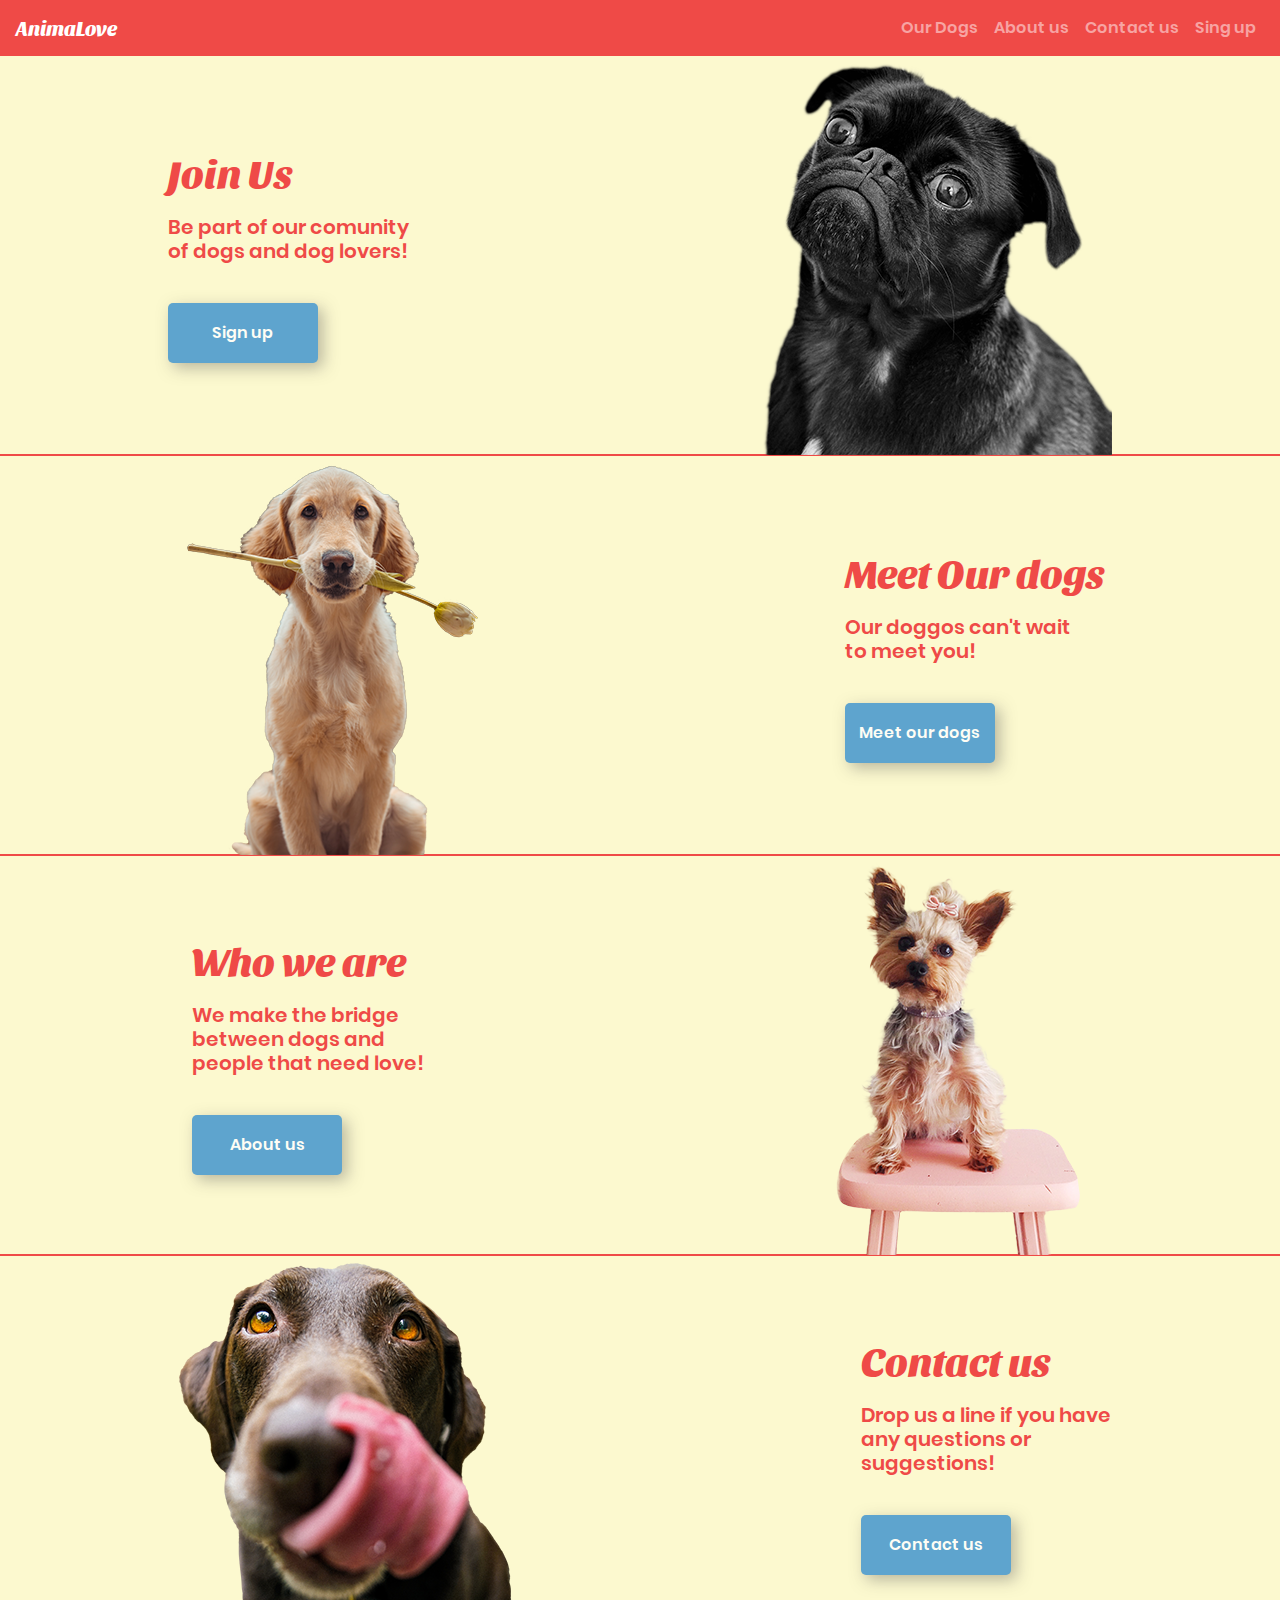
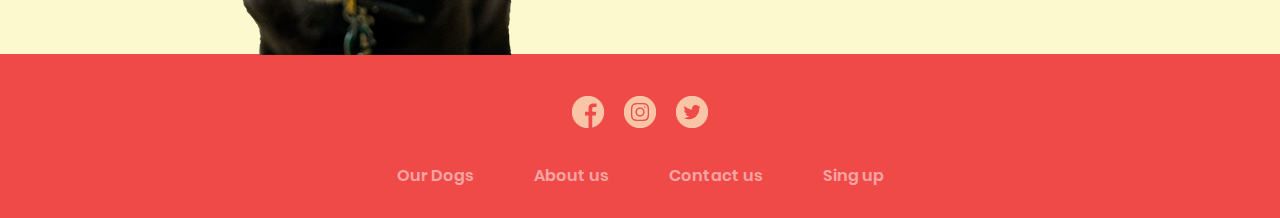
<file: index.html>
<!DOCTYPE html>
<html lang="en">
<head>
    <meta charset="UTF-8">
    <meta name="viewport" content="width=device-width, initial-scale=1.0">
    <title>AnimaLove landing-page</title>
    <link rel="stylesheet" href="style.css">
    <link rel="stylesheet" href="https://stackpath.bootstrapcdn.com/bootstrap/4.3.1/css/bootstrap.min.css" integrity="sha384-ggOyR0iXCbMQv3Xipma34MD+dH/1fQ784/j6cY/iJTQUOhcWr7x9JvoRxT2MZw1T" crossorigin="anonymous">

   
</head>
<body>
    <!--NAV BAR-->
    <nav class="navbar navbar-expand-md navbar-dark">
        <a class="navbar-brand" href="./index.html">AnimaLove</a>
        <button class="navbar-toggler" data-toggle="collapse" data-target="#navbar-menu">
            <span class="navbar-toggler-icon"></span>
        </button>
        <div class="collapse navbar-collapse" id="navbar-menu">
            <ul class="navbar-nav ml-auto">
                <li class="nav-item">
                    <a class="nav-link" href="./our-dogs-page.html">Our Dogs</a>
                </li>
                <li class="nav-item">
                    <a class="nav-link" href="./about-us-page.html">About us</a>
                </li>
                <li class="nav-item">
                    <a class="nav-link" href="./Contact-good.html">Contact us</a>
                </li>
                <li class="nav-item">
                    <a class="nav-link" href="./sign-up-page.html">Sing up</a>
                </li>
            </ul>
        </div>
</nav>
    

    <!-- WHAT WE DO -->

    <section class="section">
        <div class="content">
            <h1 class="title ">Join Us</h1>
            <h2 class="text">Be  part of our comunity of dogs and dog lovers!</h2>
            <a href="./sign-up-page.html"><button class="button">Sign up</button></a>
        </div>
        <div class="image">
            <img src="./images/doggo1.png" alt="cute dog number 1">
        </div>
    </section>

    <!-- MEET OUR DOGS -->

    <section class="section"> 
            <div class="image"> 
                <img src="./images/doggo2.png" alt="cute dog number 2">
            </div>
            <div class="content">
                <h1 class="title">Meet Our dogs</h1>
                <h2 class="text">Our doggos can't wait to meet you!</h2>
                <a href="./our-dogs-page.html"><button class="button">Meet our dogs</button></a>
            </div>
    </section>

    <!-- WHO WE ARE -->

    <section class="section">  
            <div class="content">
                <h1 class="title">Who we are</h1>
                <h2 class="text">We make the bridge between dogs and people that need love!</h2>
                <a href="./about-us-page.html"><button class="button">About us</button></a>
            </div>
            <div class="image">
                <img src="./images/doggo3.png" alt="cute dog number 3">
            </div>
    </section>

    <!-- CONTACT US -->

    <section class="section">
            <div class="image">
                <img src="./images/dogoo4.png" alt="cute dog number 4">
            </div>
            <div class="content">
                <h1 class="title">Contact us</h1>
                <h2 class="text">Drop us a line if you have any questions or suggestions!</h2>
                <a href="./Contact-good.html"><button class="button">Contact us</button></a>
            </div>
    </section>

    <!-- FOOTER -->

    <footer>
        <ul class="icons">
            <li><a href=""><img class="icon" src="./icons/facebook.png" alt="facebook icon"></a></li>
            <li><a href=""><img src="./icons/instagram.png" alt=""></a></li>
            <li><a href=""><img src="./icons/twitter.png" alt=""></a></li>
        </ul>
        <ul class="footer-links">
            <li><a href="./our-dogs-page.html">Our Dogs</a></li>
            <li><a href="./about-us-page.html">About us</a></li>
            <li><a href="./Contact-good.html">Contact us</a></li>
            <li><a href="./sign-up-page.html">Sing up</a></li>
        </ul>
    </footer>

    <script src="https://code.jquery.com/jquery-3.3.1.slim.min.js" integrity="sha384-q8i/X+965DzO0rT7abK41JStQIAqVgRVzpbzo5smXKp4YfRvH+8abtTE1Pi6jizo" crossorigin="anonymous"></script>
<script src="https://cdnjs.cloudflare.com/ajax/libs/popper.js/1.14.7/umd/popper.min.js" integrity="sha384-UO2eT0CpHqdSJQ6hJty5KVphtPhzWj9WO1clHTMGa3JDZwrnQq4sF86dIHNDz0W1" crossorigin="anonymous"></script>
<script src="https://stackpath.bootstrapcdn.com/bootstrap/4.3.1/js/bootstrap.min.js" integrity="sha384-JjSmVgyd0p3pXB1rRibZUAYoIIy6OrQ6VrjIEaFf/nJGzIxFDsf4x0xIM+B07jRM" crossorigin="anonymous"></script>
</body>
</html>
</file>
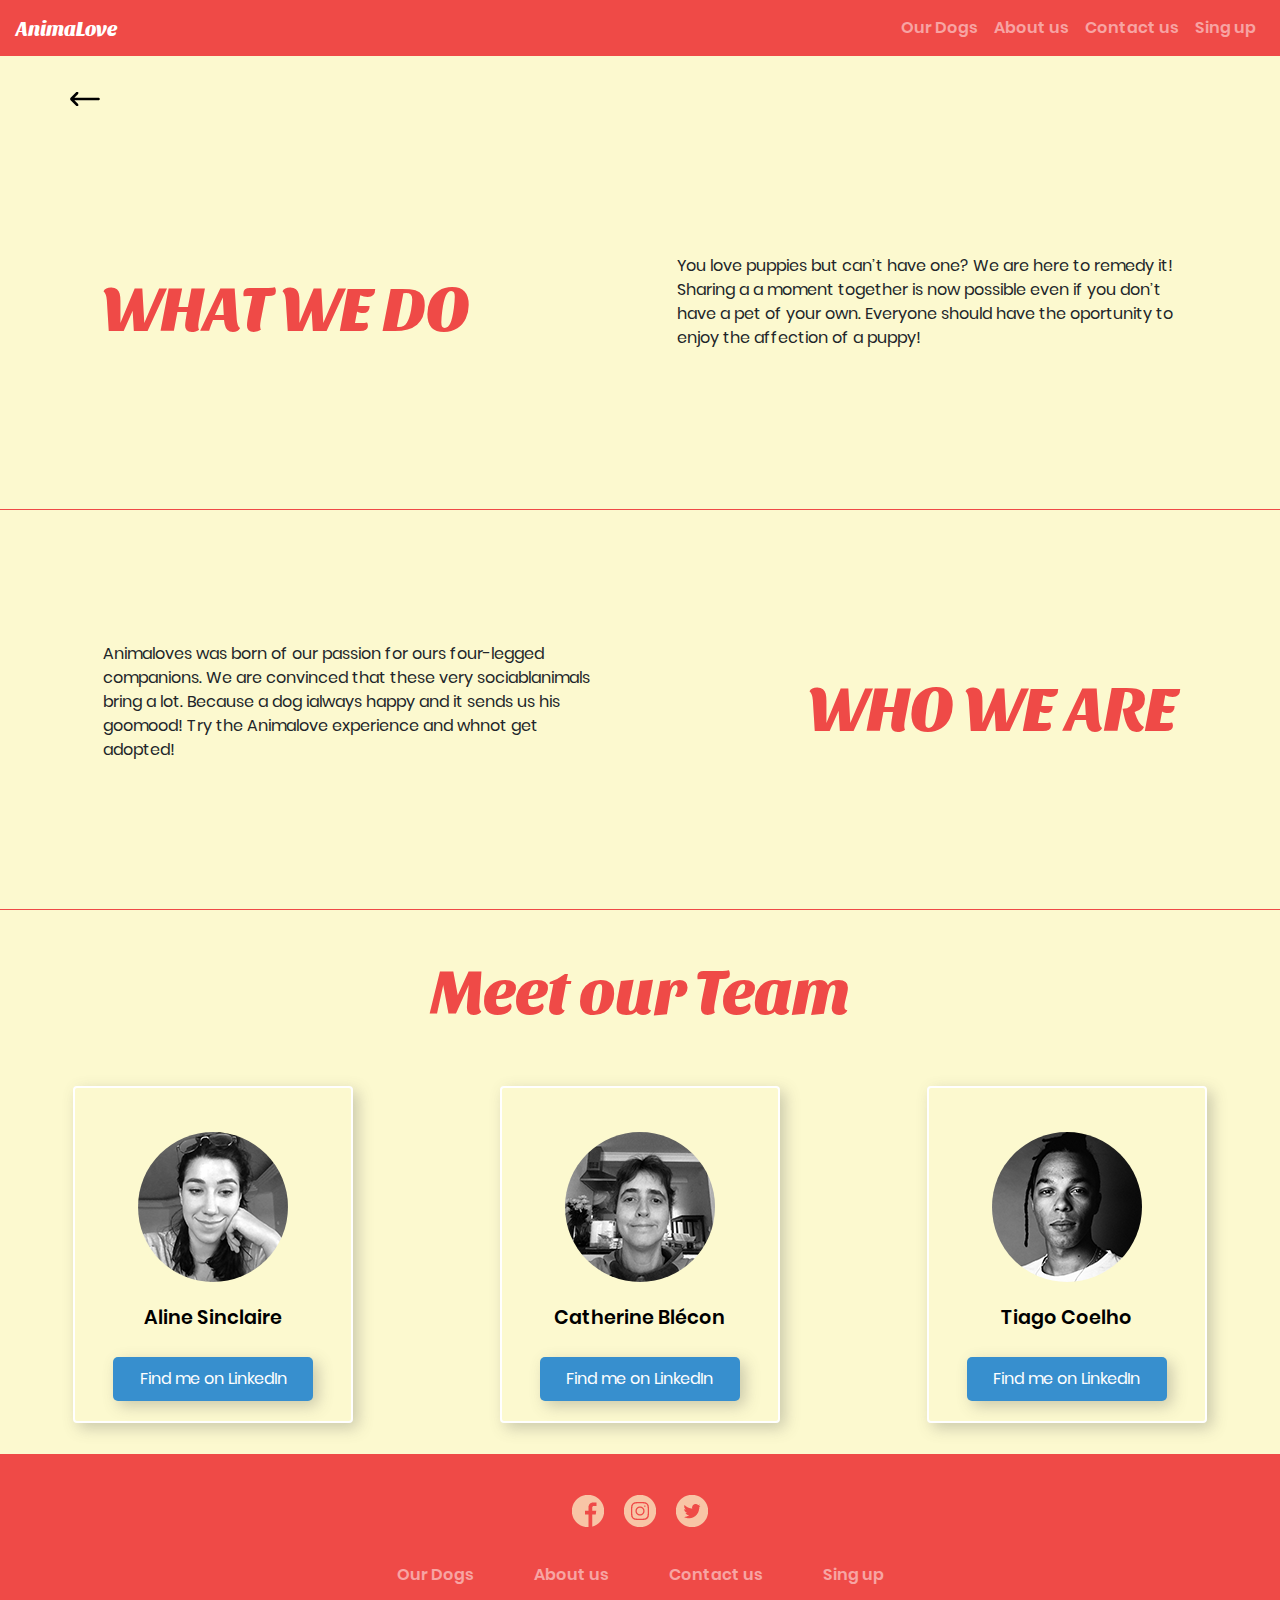
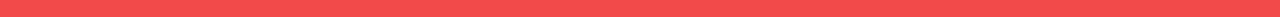
<file: about-us-page.html>
<!DOCTYPE html>
<html lang="en">
    <head>
        <meta charset="UTF-8">
        <title>AnimaLove about-us-page</title>
        <link rel="stylesheet" href="about-us.css">
        <script src="https://code.jquery.com/jquery-3.3.1.slim.min.js" integrity="sha384-q8i/X+965DzO0rT7abK41JStQIAqVgRVzpbzo5smXKp4YfRvH+8abtTE1Pi6jizo" crossorigin="anonymous"></script>
        <script src="https://cdnjs.cloudflare.com/ajax/libs/popper.js/1.14.7/umd/popper.min.js" integrity="sha384-UO2eT0CpHqdSJQ6hJty5KVphtPhzWj9WO1clHTMGa3JDZwrnQq4sF86dIHNDz0W1" crossorigin="anonymous"></script>
        <link rel="stylesheet" href="https://stackpath.bootstrapcdn.com/bootstrap/4.3.1/css/bootstrap.min.css" integrity="sha384-ggOyR0iXCbMQv3Xipma34MD+dH/1fQ784/j6cY/iJTQUOhcWr7x9JvoRxT2MZw1T" crossorigin="anonymous">
        <script src="https://stackpath.bootstrapcdn.com/bootstrap/4.3.1/js/bootstrap.min.js" integrity="sha384-JjSmVgyd0p3pXB1rRibZUAYoIIy6OrQ6VrjIEaFf/nJGzIxFDsf4x0xIM+B07jRM" crossorigin="anonymous"></script>
    </head>
    
    <body>
        <!--NAV BAR-->
        <nav class="navbar navbar-expand-md navbar-dark">
            <a class="navbar-brand" href="./index.html">AnimaLove</a>
            <button class="navbar-toggler" data-toggle="collapse" data-target="#navbar-menu">
                <span class="navbar-toggler-icon"></span>
            </button>
            <div class="collapse navbar-collapse" id="navbar-menu">
                <ul class="navbar-nav ml-auto">
                    <li class="nav-item">
                        <a class="nav-link" href="./our-dogs-page.html">Our Dogs</a>
                    </li>
                    <li class="nav-item">
                        <a class="nav-link" href="./about-us-page.html">About us</a>
                    </li>
                    <li class="nav-item">
                        <a class="nav-link" href="./Contact-good.html">Contact us</a>
                    </li>
                    <li class="nav-item">
                        <a class="nav-link" href="./sign-up-page.html">Sing up</a>
                    </li>
                </ul>
            </div>
        </nav>

        <div class="go-back-button"> 
            <a href="./index.html"><img src="./icons/left-arrow.png" alt=""></a>
        </div>

        <section class="sections-container">
            <div class="content-container">
                <h2 class="">WHAT WE DO</h2>
                <p class="">You love puppies but can’t have one? We are here to remedy it! Sharing a a moment together is now possible even if you don’t have a pet of your own. Everyone should have the oportunity to enjoy the affection of a puppy!</p>
            </div>
            <div class="content-container reverse"> 
                <p class="">Animaloves was born of our passion for ours four-legged companions. 
                We are convinced that these very sociablanimals bring a lot. Because a dog ialways happy and it sends us his goomood! Try the Animalove experience and whnot get adopted!</p>
                <h2 class="">WHO WE ARE</h2>
            </div>
            <div class="meet-our-team">
                <h2>Meet our Team</h2>
            </div>
            <div class="cards-container">
                <div class="cards">
                    <img class="card-image" src="./about-us-images/aline.png" alt="">
                    <h3 class="card-name" >Aline Sinclaire</h3>
                    <a href="https://www.linkedin.com/in/aline-sinclaire-b8998810b/?originalSubdomain=ca" target="_blank"><button class="button">Find me on LinkedIn</button></a>
                </div>
                <div class="cards">
                    <img class="card-image" src="./about-us-images/catherine.png" alt="">
                    <h3 class="card-name" >Catherine Blécon</h3>
                    <a href="#" target="_blank"><button class="button">Find me on LinkedIn</button></a>
                </div>
                <div class="cards">
                    <img class="card-image" src="./about-us-images/tiago.png" alt="">
                    <h3 class="card-name" >Tiago Coelho</h3>
                    <a href="https://www.linkedin.com/in/tiago-coelho-6b356919b" target="_blank"><button class="button">Find me on LinkedIn</button></a>
                </div>

            </div>

        </section>
       

        <footer>
            <ul class="icons">
                <li><a href=""><img class="icon" src="./icons/facebook.png" alt="facebook icon"></a></li>
                <li><a href=""><img src="./icons/instagram.png" alt=""></a></li>
                <li><a href=""><img src="./icons/twitter.png" alt=""></a></li>
            </ul>
            <ul class="footer-links">
                <li><a href="./our-dogs-page.html">Our Dogs</a></li>
                <li><a href="./about-us-page.html">About us</a></li>
                <li><a href="./Contact-good.html">Contact us</a></li>
                <li><a href="./sign-up-page.html">Sing up</a></li>
            </ul>
        </footer>

    </body>
</html>
</file>
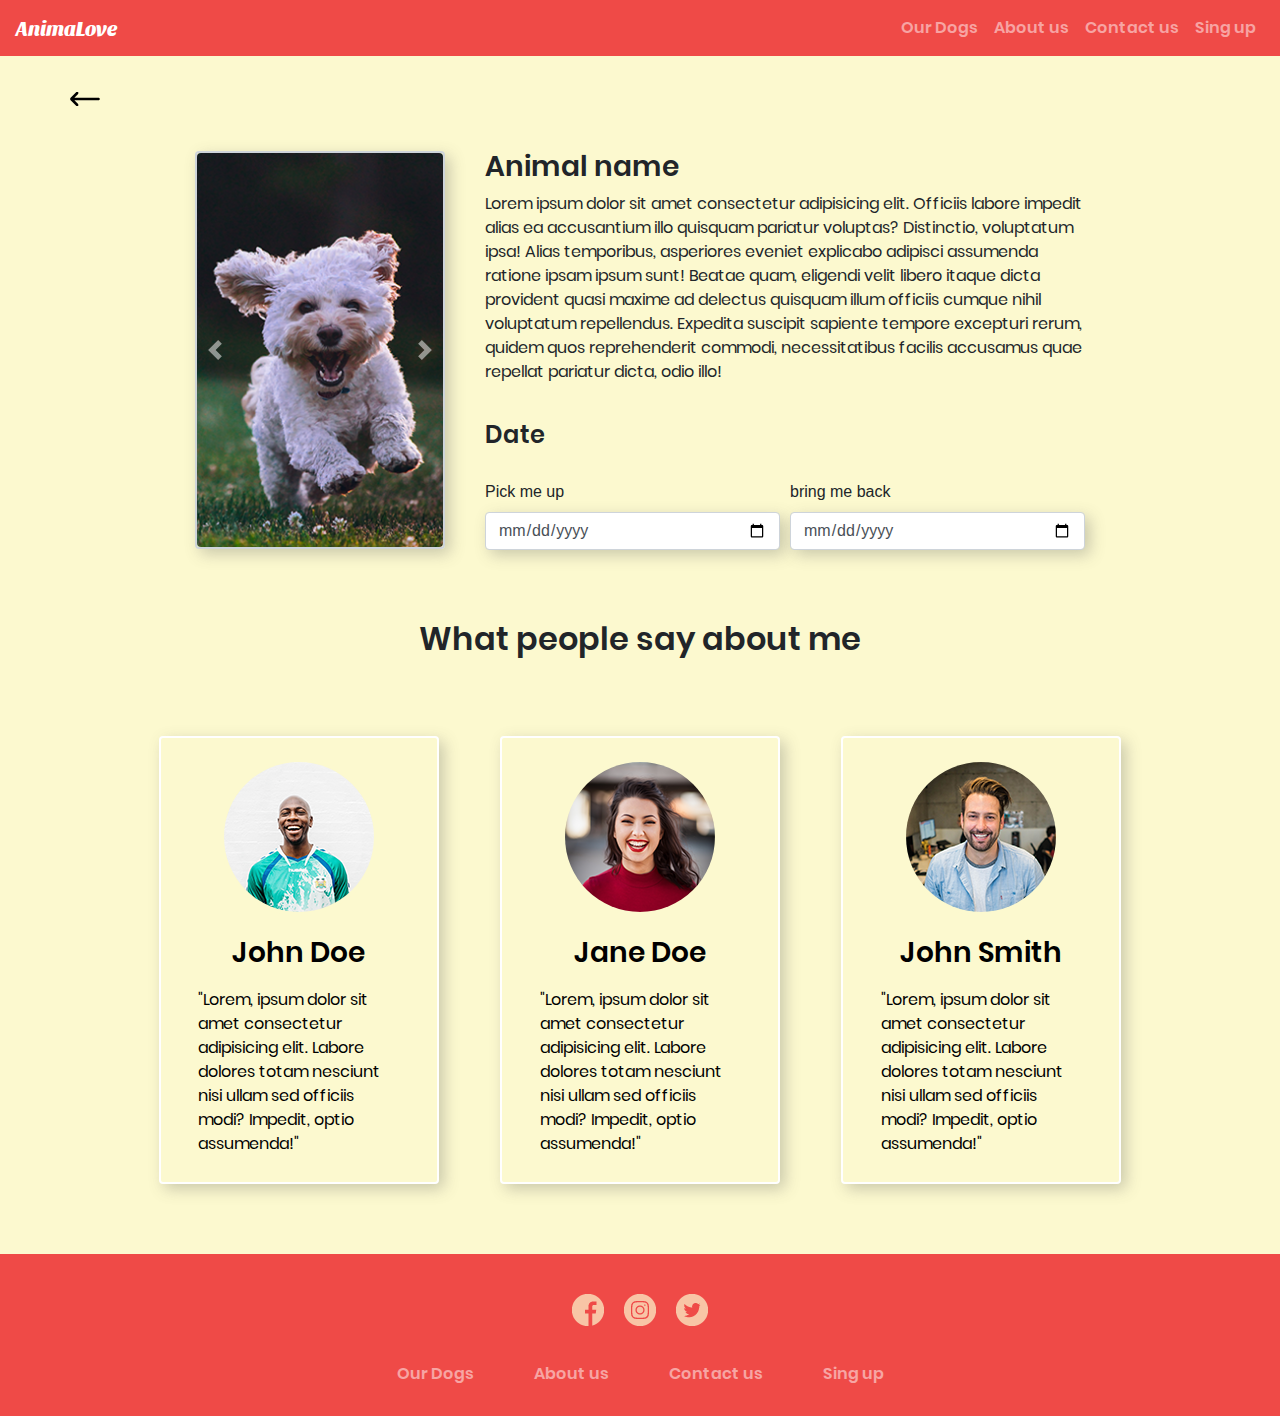
<file: animal-profile 18-10-14-113.html>
<!DOCTYPE html>
<html lang="en">
<head>
    <meta charset="UTF-8">
    <meta name="viewport" content="width=device-width, initial-scale=1.0">
    <title>AnimaLove animal-profile-page</title>
    <link rel="stylesheet" href="animal-profile.css">
    <link rel="stylesheet" href="https://stackpath.bootstrapcdn.com/bootstrap/4.3.1/css/bootstrap.min.css" integrity="sha384-ggOyR0iXCbMQv3Xipma34MD+dH/1fQ784/j6cY/iJTQUOhcWr7x9JvoRxT2MZw1T" crossorigin="anonymous">
</head>
<body>

      <!--NAV BAR-->
      <nav class="navbar navbar-expand-md navbar-dark">
        <a class="navbar-brand" href="./index.html">AnimaLove</a>
        <button class="navbar-toggler" data-toggle="collapse" data-target="#navbar-menu">
            <span class="navbar-toggler-icon"></span>
        </button>
        <div class="collapse navbar-collapse" id="navbar-menu">
            <ul class="navbar-nav ml-auto">
                <li class="nav-item">
                    <a class="nav-link" href="./our-dogs-page.html">Our Dogs</a>
                </li>
                <li class="nav-item">
                    <a class="nav-link" href="./about-us-page.html">About us</a>
                </li>
                <li class="nav-item">
                    <a class="nav-link" href="./Contact-good.html">Contact us</a>
                </li>
                <li class="nav-item">
                    <a class="nav-link" href="./sign-up-page.html">Sing up</a>
                </li>
            </ul>
        </div>
</nav>

    <!-- ANIMAL INFORMATION -->


    <div class="go-back-button"> 
        <a href="./our-dogs-page.html"><img src="./icons/left-arrow.png" alt=""></a>
    </div>

    <section class="section">
        <div id="carouselExampleControls" class="carousel carousel-horizontal slide" data-ride="carousel">
            <div class="carousel-inner">
              <div class="carousel-item active">
                <img class="d-block w-100" src="./carousel-images/horizontal/joe-caione-qO-PIF84Vxg-unsplash.png" alt="First slide">
              </div>
              <div class="carousel-item">
                <img class="d-block w-100" src="./carousel-images/horizontal/john-price-wzRQfEw9CMc-unsplash.png" alt="Second slide">
              </div>
              <div class="carousel-item">
                <img class="d-block w-100" src="./carousel-images/horizontal/victor-grabarczyk-N04FIfHhv_k-unsplash.png" alt="Third slide">
              </div>
            </div>
            <a class="carousel-control-prev" href="#carouselExampleControls" role="button" data-slide="prev">
              <span class="carousel-control-prev-icon" aria-hidden="true"></span>
              <span class="sr-only">Previous</span>
            </a>
            <a class="carousel-control-next" href="#carouselExampleControls" role="button" data-slide="next">
              <span class="carousel-control-next-icon" aria-hidden="true"></span>
              <span class="sr-only">Next</span>
            </a>
          </div>
        
        <div id="carouselControls" class="carousel slide" data-ride="carousel">
            <div class="carousel-inner">
              <div class="carousel-item active">
                <img class="d-block w-100" src="./carousel-images/joe-caione-qO-PIF84Vxg-unsplash.png" alt="First slide">
              </div>
              <div class="carousel-item">
                <img class="d-block w-100" src="./carousel-images/john-price-wzRQfEw9CMc-unsplash.png" alt="Second slide">
              </div>
              <div class="carousel-item">
                <img class="d-block w-100" src="./carousel-images/victor-grabarczyk-N04FIfHhv_k-unsplash.png" alt="Third slide">
              </div>
            </div>
            <a class="carousel-control-prev" href="#carouselControls" role="button" data-slide="prev">
              <span class="carousel-control-prev-icon" aria-hidden="true"></span>
              <span class="sr-only">Previous</span>
            </a>
            <a class="carousel-control-next" href="#carouselControls" role="button" data-slide="next">
              <span class="carousel-control-next-icon" aria-hidden="true"></span>
              <span class="sr-only">Next</span>
            </a>
          </div>
        <div class="content">
            <div class="animal-info">
                <h3 class="name">Animal name</h3>
                <p class="description">Lorem ipsum dolor sit amet consectetur adipisicing elit. Officiis labore impedit alias ea accusantium illo quisquam pariatur voluptas? Distinctio, voluptatum ipsa! Alias temporibus, asperiores eveniet explicabo adipisci assumenda ratione ipsam ipsum sunt! Beatae quam, eligendi velit libero itaque dicta provident quasi maxime ad delectus quisquam illum officiis cumque nihil voluptatum repellendus. Expedita suscipit sapiente tempore excepturi rerum, quidem quos reprehenderit commodi, necessitatibus facilis accusamus quae repellat pariatur dicta, odio illo!</p>
            </div>
            
            <h4 class="date">Date</h4>
            <form>
                <div class="form-row">
                  <div class="col">
                    <label for="check-in">Pick me up</label>
                    <input type="date" class="form-control" id="check-in">
                  </div>
                  <div class="col">
                    <label for="check-out">bring me back</label>
                    <input type="date" class="form-control" id="check-out">
                  </div>
                </div>
              </form>
        </div>
    </section>

    <!-- REVIEWS -->

    <div class="cards-title">
      <h2>What people say about me</h2>
    </div>

    <section class="cards-container">
        <div class="card-wrapper">
          <div class="cards">
            <img class="card-image" src="./card-images/charles-etoroma-95UF6LXe-Lo-unsplash.png" alt="">
            <h3 class="card-name" >John Doe</h3>
            <p class="card-review" >"Lorem, ipsum dolor sit amet consectetur adipisicing elit. Labore dolores totam nesciunt nisi ullam sed officiis modi? Impedit, optio assumenda!"</p>
        </div>
        <div class="cards">
            <img class="card-image" src="./card-images/michael-dam-mEZ3PoFGs_k-unsplash.png" alt="">
            <h3 class="card-name">Jane Doe</h3>
            <p class="card-review">"Lorem, ipsum dolor sit amet consectetur adipisicing elit. Labore dolores totam nesciunt nisi ullam sed officiis modi? Impedit, optio assumenda!"</p>
        </div>
        <div class="cards">
            <img class="card-image" src="./card-images/marius-ciocirlan-vMV6r4VRhJ8-unsplash.png" alt="">
            <h3 class="card-name">John Smith</h3>
            <p class="card-review">"Lorem, ipsum dolor sit amet consectetur adipisicing elit. Labore dolores totam nesciunt nisi ullam sed officiis modi? Impedit, optio assumenda!"</p>
        </div>
        </div>
       
    </section>

     <!-- FOOTER -->

     <footer>
      <ul class="icons">
          <li><a href=""><img class="icon" src="./icons/facebook.png" alt="facebook icon"></a></li>
          <li><a href=""><img src="./icons/instagram.png" alt=""></a></li>
          <li><a href=""><img src="./icons/twitter.png" alt=""></a></li>
      </ul>
      <ul class="footer-links">
          <li><a href="./our-dogs-page.html">Our Dogs</a></li>
          <li><a href="./about-us-page.html">About us</a></li>
          <li><a href="./Contact-good.html">Contact us</a></li>
          <li><a href="./sign-up-page.html">Sing up</a></li>
      </ul>
  </footer>

    <script src="https://code.jquery.com/jquery-3.3.1.slim.min.js" integrity="sha384-q8i/X+965DzO0rT7abK41JStQIAqVgRVzpbzo5smXKp4YfRvH+8abtTE1Pi6jizo" crossorigin="anonymous"></script>
    <script src="https://cdnjs.cloudflare.com/ajax/libs/popper.js/1.14.7/umd/popper.min.js" integrity="sha384-UO2eT0CpHqdSJQ6hJty5KVphtPhzWj9WO1clHTMGa3JDZwrnQq4sF86dIHNDz0W1" crossorigin="anonymous"></script>
    <script src="https://stackpath.bootstrapcdn.com/bootstrap/4.3.1/js/bootstrap.min.js" integrity="sha384-JjSmVgyd0p3pXB1rRibZUAYoIIy6OrQ6VrjIEaFf/nJGzIxFDsf4x0xIM+B07jRM" crossorigin="anonymous"></script>
    
</body>
</html>
</file>
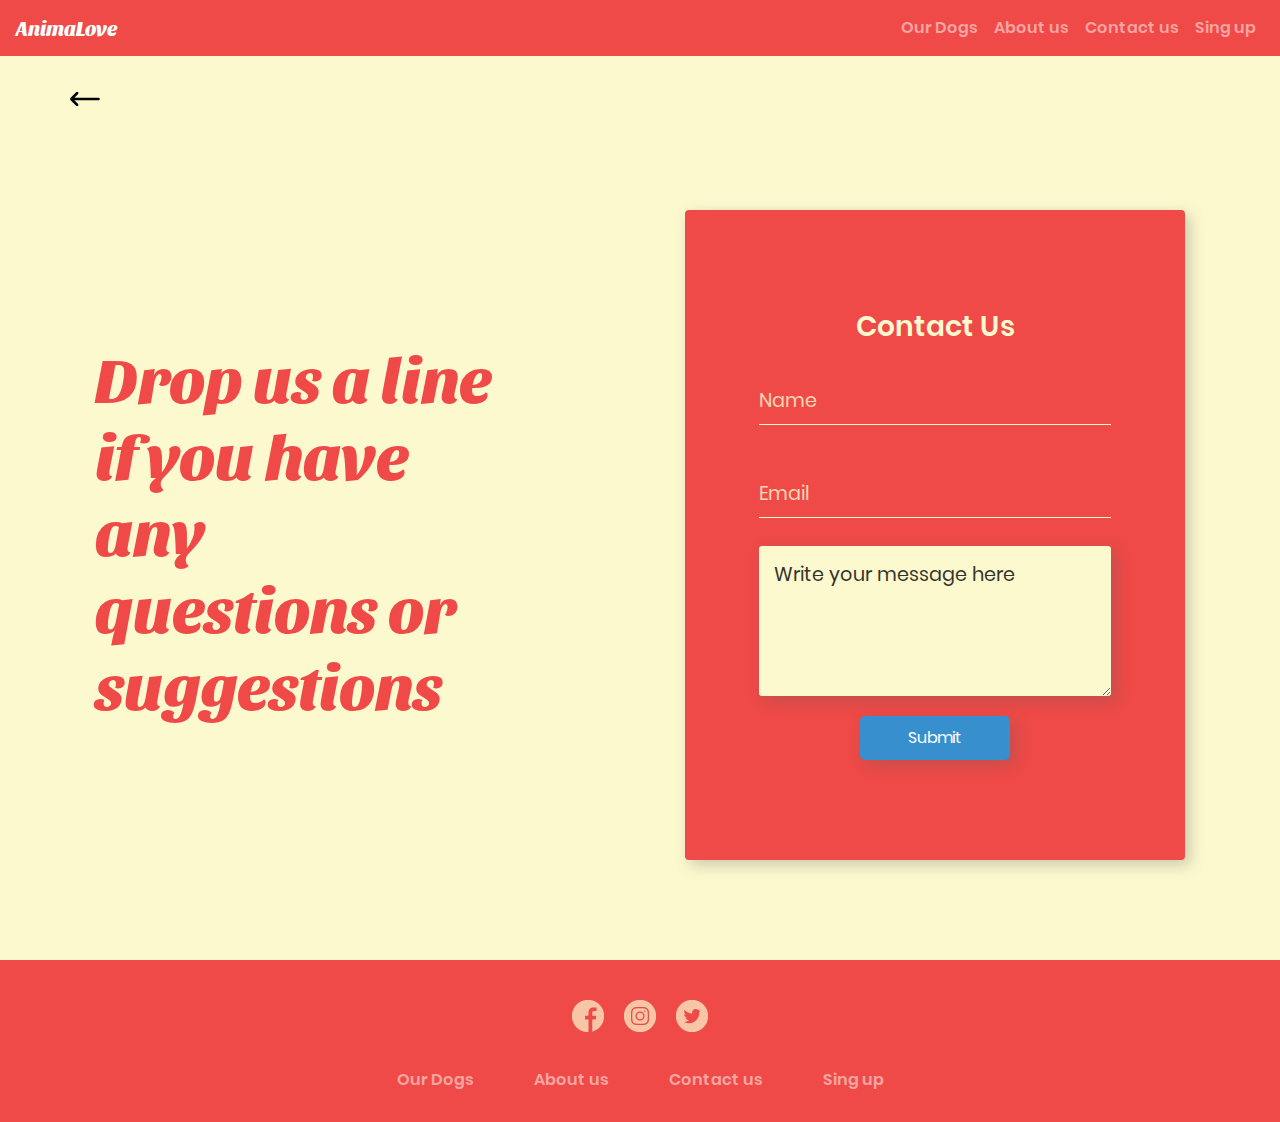
<file: Contact-good.html>
<!DOCTYPE html>
<html lang="en">
    <head>
        <meta charset="UTF-8">
        <title>AnimaLove contact-us-page</title>
        <link rel="stylesheet" href="contact.css">
        <script src="https://code.jquery.com/jquery-3.3.1.slim.min.js" integrity="sha384-q8i/X+965DzO0rT7abK41JStQIAqVgRVzpbzo5smXKp4YfRvH+8abtTE1Pi6jizo" crossorigin="anonymous"></script>
        <script src="https://cdnjs.cloudflare.com/ajax/libs/popper.js/1.14.7/umd/popper.min.js" integrity="sha384-UO2eT0CpHqdSJQ6hJty5KVphtPhzWj9WO1clHTMGa3JDZwrnQq4sF86dIHNDz0W1" crossorigin="anonymous"></script>
        <link rel="stylesheet" href="https://stackpath.bootstrapcdn.com/bootstrap/4.3.1/css/bootstrap.min.css" integrity="sha384-ggOyR0iXCbMQv3Xipma34MD+dH/1fQ784/j6cY/iJTQUOhcWr7x9JvoRxT2MZw1T" crossorigin="anonymous">
        <script src="https://stackpath.bootstrapcdn.com/bootstrap/4.3.1/js/bootstrap.min.js" integrity="sha384-JjSmVgyd0p3pXB1rRibZUAYoIIy6OrQ6VrjIEaFf/nJGzIxFDsf4x0xIM+B07jRM" crossorigin="anonymous"></script>
    </head>
    <body>
        <nav class="navbar navbar-expand-md navbar-dark">
            <a class="navbar-brand" href="./index.html">AnimaLove</a>
            <button class="navbar-toggler" data-toggle="collapse" data-target="#navbar-menu">
                <span class="navbar-toggler-icon"></span>
            </button>
            <div class="collapse navbar-collapse" id="navbar-menu">
                <ul class="navbar-nav ml-auto">
                    <li class="nav-item">
                        <a class="nav-link" href="./our-dogs-page.html">Our Dogs</a>
                    </li>
                    <li class="nav-item">
                        <a class="nav-link" href="./about-us-page.html">About us</a>
                    </li>
                    <li class="nav-item">
                        <a class="nav-link" href="./Contact-good.html">Contact us</a>
                    </li>
                    <li class="nav-item">
                        <a class="nav-link" href="./sign-up-page.html">Sing up</a>
                    </li>
                </ul>
            </div>
        </nav>

        <div class="go-back-button"> 
            <a href="./index.html"><img src="./icons/left-arrow.png" alt=""></a>
        </div>

            <section class="section-container">
                <div class="sign-up-message">
                    <h2>Drop us a line if you have any questions or suggestions</h2>
                </div>
                
                <form class="sign-up-container">
                    <div class="sign-up-title">
                        <h3>Contact Us</h3>
                    </div>
                        
                    <label for="name"></label>
                    <input type="text" placeholder="Name" class="form-input" id="name" required="required">
                        
                        
                        
                    <label for="InputEmail"></label>
                    <input type="email" placeholder="Email" class="form-input" id="InputEmail" aria-describedby="emailHelp" required="required">

                    <label class="your-message" for="message"></label>
                    <textarea name="message" placeholder="Write your message here" id="message" cols="30" rows="10"></textarea>
                        
                        
                    <button type="submit" class="button">Submit</button>
                </form>    

            </section>               
       

        <!-- FOOTER -->

    <footer>
        <ul class="icons">
            <li><a href=""><img class="icon" src="./icons/facebook.png" alt="facebook icon"></a></li>
            <li><a href=""><img src="./icons/instagram.png" alt=""></a></li>
            <li><a href=""><img src="./icons/twitter.png" alt=""></a></li>
        </ul>
        <ul class="footer-links">
            <li><a href="./our-dogs-page.html">Our Dogs</a></li>
            <li><a href="./about-us-page.html">About us</a></li>
            <li><a href="./Contact-good.html">Contact us</a></li>
            <li><a href="./sign-up-page.html">Sing up</a></li>
        </ul>
    </footer>

    </body>
</html>
</file>
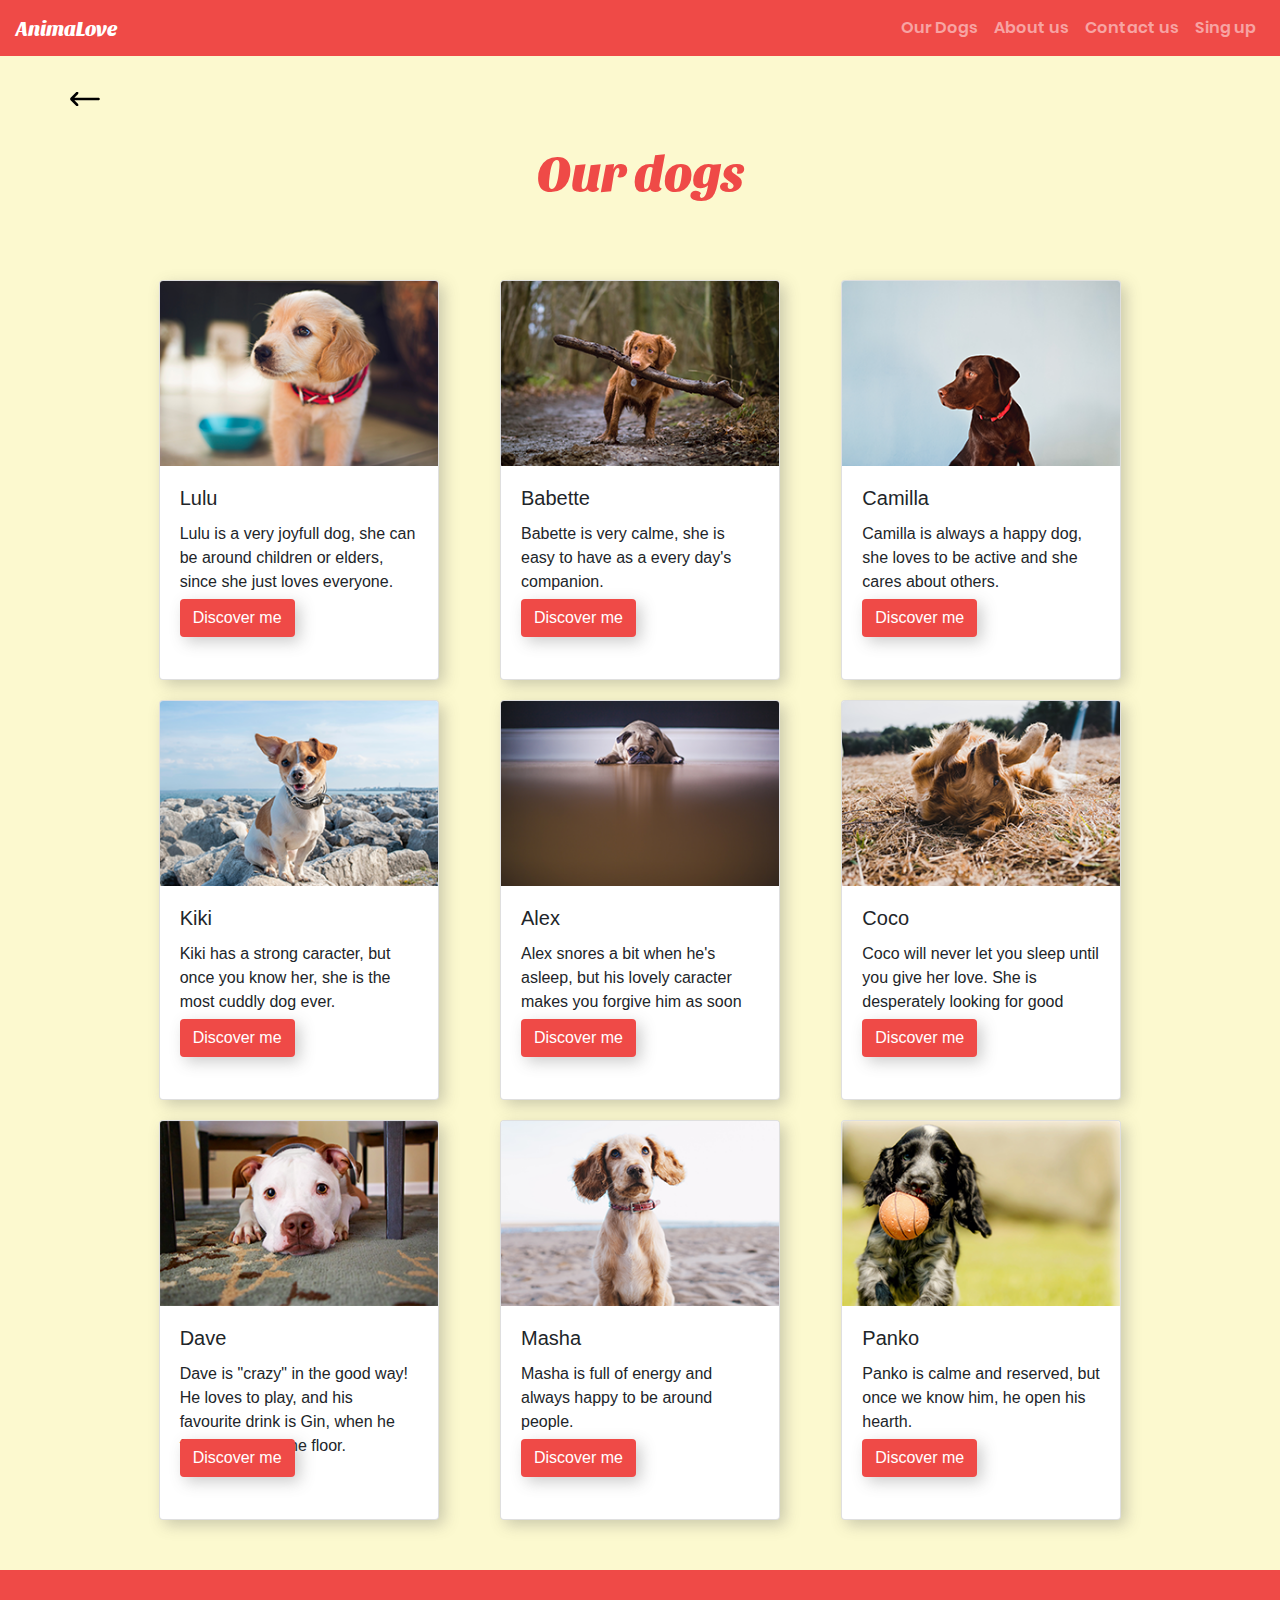
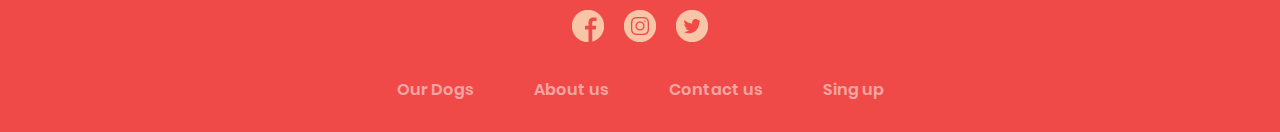
<file: our-dogs-page.html>
<!DOCTYPE html>
<html lang="en">

<head>
  <meta charset="UTF-8">
  <meta name="author" content="Aline Sinclaire">
  <title>AnimaLove our-dogs-page</title>
  <meta name="description" content="Show all the dogs available">
  <link rel="stylesheet" type="text/css" href="our-dogs.css">
  <script src="https://code.jquery.com/jquery-3.3.1.slim.min.js" integrity="sha384-q8i/X+965DzO0rT7abK41JStQIAqVgRVzpbzo5smXKp4YfRvH+8abtTE1Pi6jizo" crossorigin="anonymous"></script>
  <script src="https://cdnjs.cloudflare.com/ajax/libs/popper.js/1.14.7/umd/popper.min.js" integrity="sha384-UO2eT0CpHqdSJQ6hJty5KVphtPhzWj9WO1clHTMGa3JDZwrnQq4sF86dIHNDz0W1" crossorigin="anonymous"></script>
  <link rel="stylesheet" href="https://stackpath.bootstrapcdn.com/bootstrap/4.3.1/css/bootstrap.min.css" integrity="sha384-ggOyR0iXCbMQv3Xipma34MD+dH/1fQ784/j6cY/iJTQUOhcWr7x9JvoRxT2MZw1T" crossorigin="anonymous">
  <script src="https://stackpath.bootstrapcdn.com/bootstrap/4.3.1/js/bootstrap.min.js" integrity="sha384-JjSmVgyd0p3pXB1rRibZUAYoIIy6OrQ6VrjIEaFf/nJGzIxFDsf4x0xIM+B07jRM" crossorigin="anonymous"></script>
</head>
  <body>

      <!--NAV BAR-->
    <nav class="navbar navbar-expand-md navbar-dark">
      <a class="navbar-brand" href="./index.html">AnimaLove</a>
      <button class="navbar-toggler" data-toggle="collapse" data-target="#navbar-menu">
          <span class="navbar-toggler-icon"></span>
      </button>
      <div class="collapse navbar-collapse" id="navbar-menu">
          <ul class="navbar-nav ml-auto">
              <li class="nav-item">
                  <a class="nav-link" href="./our-dogs-page.html">Our Dogs</a>
              </li>
              <li class="nav-item">
                  <a class="nav-link" href="./about-us-page.html">About us</a>
              </li>
              <li class="nav-item">
                  <a class="nav-link" href="./Contact-good.html">Contact us</a>
              </li>
              <li class="nav-item">
                  <a class="nav-link" href="./sign-up-page.html">Sing up</a>
              </li>
          </ul>
      </div>
  </nav>
  

<div class="go-back-button"> 
  <a href="./index.html"><img src="./icons/left-arrow.png" alt=""></a>
</div>


<!--DOG PICTURES -->


    <h2 class="title">Our dogs</h2>

<section class="cards">

    <div class="cards-container">
      <div class="cards-wrapper">
        
          <div class="card">
            <img src="./our-dogs-images/berkay-gumustekin-ngqyo2AYYnE-unsplash.png" class="card-img-top" alt="dog1">
            <div class="card-body">
              <h5 class="card-title">Lulu</h5>
              <p class="card-text">Lulu is a very joyfull dog, she can be around children or elders, since she just loves everyone.</p>
              <a href="./animal-profile 18-10-14-113.html" class="btn" style="background-color: #EF4A47; color: #ffffff">Discover me</a>
          </div>
        
    </div>
      
      
      <div class="card">
        <img src="./our-dogs-images/jamie-street-uNNCs5kL70Q-unsplash.png" class="card-img-top" alt="dog2">
        <div class="card-body">
          <h5 class="card-title">Babette</h5>
          <p class="card-text">Babette is very calme, she is easy to have as a every day's companion.</p>
          <a href="#" class="btn" style="background-color: #EF4A47; color: #ffffff">Discover me</a>
        </div>
      
      </div>
      
      <div class="card">
        <img src="./our-dogs-images/lucrezia-carnelos-F0if-2LD4cA-unsplash.png" class="card-img-top" alt="dog3">
        <div class="card-body">
          <h5 class="card-title">Camilla</h5>
          <p class="card-text">Camilla is always a happy dog, she loves to be active and she cares about others.</p>
          <a href="#" class="btn" style="background-color: #EF4A47; color: #ffffff">Discover me</a>
        </div>
      
      </div>
      
      


      
        
      <div class="card">
        <img src="./our-dogs-images/martin-moreno-54yOfgVKdqs-unsplash.png" class="card-img-top" alt="dog4">
        <div class="card-body">
          <h5 class="card-title">Kiki</h5>
          <p class="card-text">Kiki has a strong caracter, but once you know her, she is the most cuddly dog ever.</p>
          <a href="#" class="btn" style="background-color: #EF4A47; color: #ffffff">Discover me</a>
        </div>
      
      </div>
      
      <div class="card">
        <img src="./our-dogs-images/matthew-henry-6x-hVXXiBxs-unsplash.png" class="card-img-top" alt="dog5">
        <div class="card-body">
          <h5 class="card-title">Alex</h5>
          <p class="card-text">Alex snores a bit when he's asleep, but his lovely caracter makes you forgive him as soon as he's awake.</p>
          <a href="#" class="btn" style="background-color: #EF4A47; color: #ffffff">Discover me</a>
        </div>
      
      </div>
      
      <div class="card">
        <img src="./our-dogs-images/michael-oxendine-t7wwffh6x8E-unsplash.png" class="card-img-top" alt="dog6">
        <div class="card-body">
          <h5 class="card-title">Coco</h5>
          <p class="card-text">Coco will never let you sleep until you give her love. She is desperately looking for good company.</p>
          <a href="#" class="btn" style="background-color: #EF4A47; color: #ffffff">Discover me</a>
        </div>
        
      </div>
      
      
      <div class="card">
        <img src="./our-dogs-images/mike-burke-gxyfJQg7Lno-unsplash.png" class="card-img-top" alt="dog1">
        <div class="card-body">
          <h5 class="card-title">Dave</h5>
          <p class="card-text">Dave is "crazy" in the good way! He loves to play, and his favourite drink is Gin, when he found some in the floor.</p>
          <a href="#" class="btn" style="background-color: #EF4A47; color: #ffffff">Discover me</a>
        </div>
      
      </div>
      
      <div class="card">
        <img src="./our-dogs-images/ryan-walton-AbNO2iejoXA-unsplash.png" class="card-img-top" alt="dog2">
        <div class="card-body">
          <h5 class="card-title">Masha</h5>
          <p class="card-text">Masha is full of energy and always happy to be around people.</p>
          <a href="#" class="btn" style="background-color: #EF4A47; color: #ffffff">Discover me</a>
        </div>
      
      </div>
      
      <div class="card">
        <img src="./our-dogs-images/stainless-images-RUgbGfdma6U-unsplash.png" class="card-img-top" alt="dog3">
        <div class="card-body">
          <h5 class="card-title">Panko</h5>
          <p class="card-text">Panko is calme and reserved, but once we know him, he open his hearth.</p>
          <a href="#" class="btn" style="background-color: #EF4A47;color:#ffffff">Discover me</a>
        </div>
        
      </div>
      </div>
    </div>
  

</section>


<!-- FOOTER -->

<footer>
  <ul class="icons">
      <li><a href=""><img class="icon" src="./icons/facebook.png" alt="facebook icon"></a></li>
      <li><a href=""><img src="./icons/instagram.png" alt=""></a></li>
      <li><a href=""><img src="./icons/twitter.png" alt=""></a></li>
  </ul>
  <ul class="footer-links">
      <li><a href="./our-dogs-page.html">Our Dogs</a></li>
      <li><a href="./about-us-page.html">About us</a></li>
      <li><a href="./Contact-good.html">Contact us</a></li>
      <li><a href="./sign-up-page.html">Sing up</a></li>
  </ul>
</footer>
  
</body>

</html>
</file>
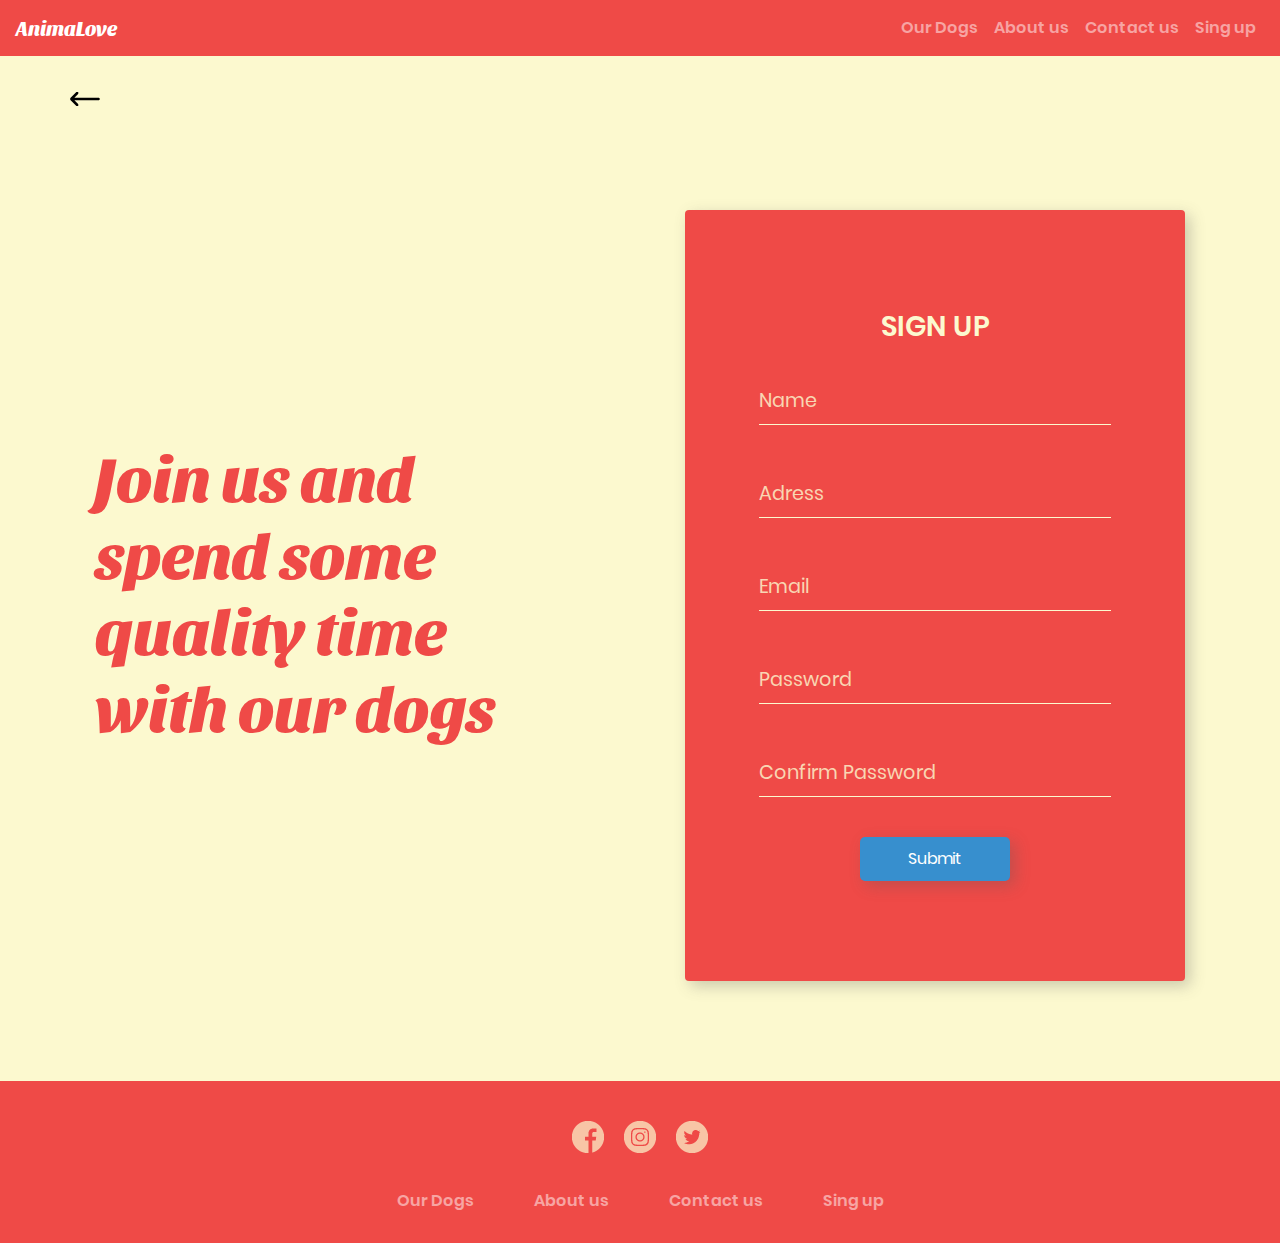
<file: sign-up-page.htm>
<!DOCTYPE html>
<html lang="en">
    <head>
        <meta charset="UTF-8">
        <title>AnimaLove</title>
        <link rel="stylesheet" href="sign-up.css">
        <script src="https://code.jquery.com/jquery-3.3.1.slim.min.js" integrity="sha384-q8i/X+965DzO0rT7abK41JStQIAqVgRVzpbzo5smXKp4YfRvH+8abtTE1Pi6jizo" crossorigin="anonymous"></script>
        <script src="https://cdnjs.cloudflare.com/ajax/libs/popper.js/1.14.7/umd/popper.min.js" integrity="sha384-UO2eT0CpHqdSJQ6hJty5KVphtPhzWj9WO1clHTMGa3JDZwrnQq4sF86dIHNDz0W1" crossorigin="anonymous"></script>
        <link rel="stylesheet" href="https://stackpath.bootstrapcdn.com/bootstrap/4.3.1/css/bootstrap.min.css" integrity="sha384-ggOyR0iXCbMQv3Xipma34MD+dH/1fQ784/j6cY/iJTQUOhcWr7x9JvoRxT2MZw1T" crossorigin="anonymous">
        <script src="https://stackpath.bootstrapcdn.com/bootstrap/4.3.1/js/bootstrap.min.js" integrity="sha384-JjSmVgyd0p3pXB1rRibZUAYoIIy6OrQ6VrjIEaFf/nJGzIxFDsf4x0xIM+B07jRM" crossorigin="anonymous"></script>
    </head>
    <body>
        <nav class="navbar navbar-expand-md navbar-dark">
            <a class="navbar-brand" href="/index.html">AnimaLove</a>
            <button class="navbar-toggler" data-toggle="collapse" data-target="#navbar-menu">
                <span class="navbar-toggler-icon"></span>
            </button>
            <div class="collapse navbar-collapse" id="navbar-menu">
                <ul class="navbar-nav ml-auto">
                    <li class="nav-item">
                        <a class="nav-link" href="/our-dogs-page.html">Our Dogs</a>
                    </li>
                    <li class="nav-item">
                        <a class="nav-link" href="/about-us-page.html">About us</a>
                    </li>
                    <li class="nav-item">
                        <a class="nav-link" href="/Contact-good.html">Contact us</a>
                    </li>
                    <li class="nav-item">
                        <a class="nav-link" href="/sign-up-page.htm">Sing up</a>
                    </li>
                </ul>
            </div>
        </nav>

            <div class="go-back-button"> 
                <a href="/index.html"><img src="/icons/left-arrow.png" alt=""></a>
            </div>

            <section class="section-container">
                <div class="sign-up-message">
                    <h2>Join us and spend some quality time with our dogs</h2>
                </div>
                
                <form class="sign-up-container">
                    <div class="sign-up-title">
                        <h3> SIGN UP</h3>
                    </div>
                        
                    <label for="name"></label>
                    <input type="text" placeholder="Name" class="form-input" id="name" required="required">
                        
                        
                    <label for="address"></label>
                    <input type="text" placeholder="Adress" class="form-input" id="address" required="required">
                        
                        
                    <label for="InputEmail"></label>
                    <input type="email" placeholder="Email" class="form-input" id="InputEmail" aria-describedby="emailHelp" required="required">
                        
                        
                    <label for="InputPassword"></label>
                    <input type="password" placeholder="Password" class="form-input" id="InputPassword" name="up" required="required">
                        
                        
                    <label for="ConfirmPassword"></label>
                    <input type="password" placeholder="Confirm Password" class="form-input" id="ConfirmPassword" name="up2" required="required"> 
                        
                    <button type="submit" class="button">Submit</button>
                </form>    

            </section>               
       

        <!-- FOOTER -->

    <footer>
        <ul class="icons">
            <li><a href=""><img class="icon" src="/icons/facebook.png" alt="facebook icon"></a></li>
            <li><a href=""><img src="/icons/instagram.png" alt=""></a></li>
            <li><a href=""><img src="/icons/twitter.png" alt=""></a></li>
        </ul>
        <ul class="footer-links">
            <li><a href="/our-dogs-page.html">Our Dogs</a></li>
            <li><a href="/about-us-page.html">About us</a></li>
            <li><a href="/Contact-good.html">Contact us</a></li>
            <li><a href="/sign-up-page.htm">Sing up</a></li>
        </ul>
    </footer>

    </body>
</html>
</file>
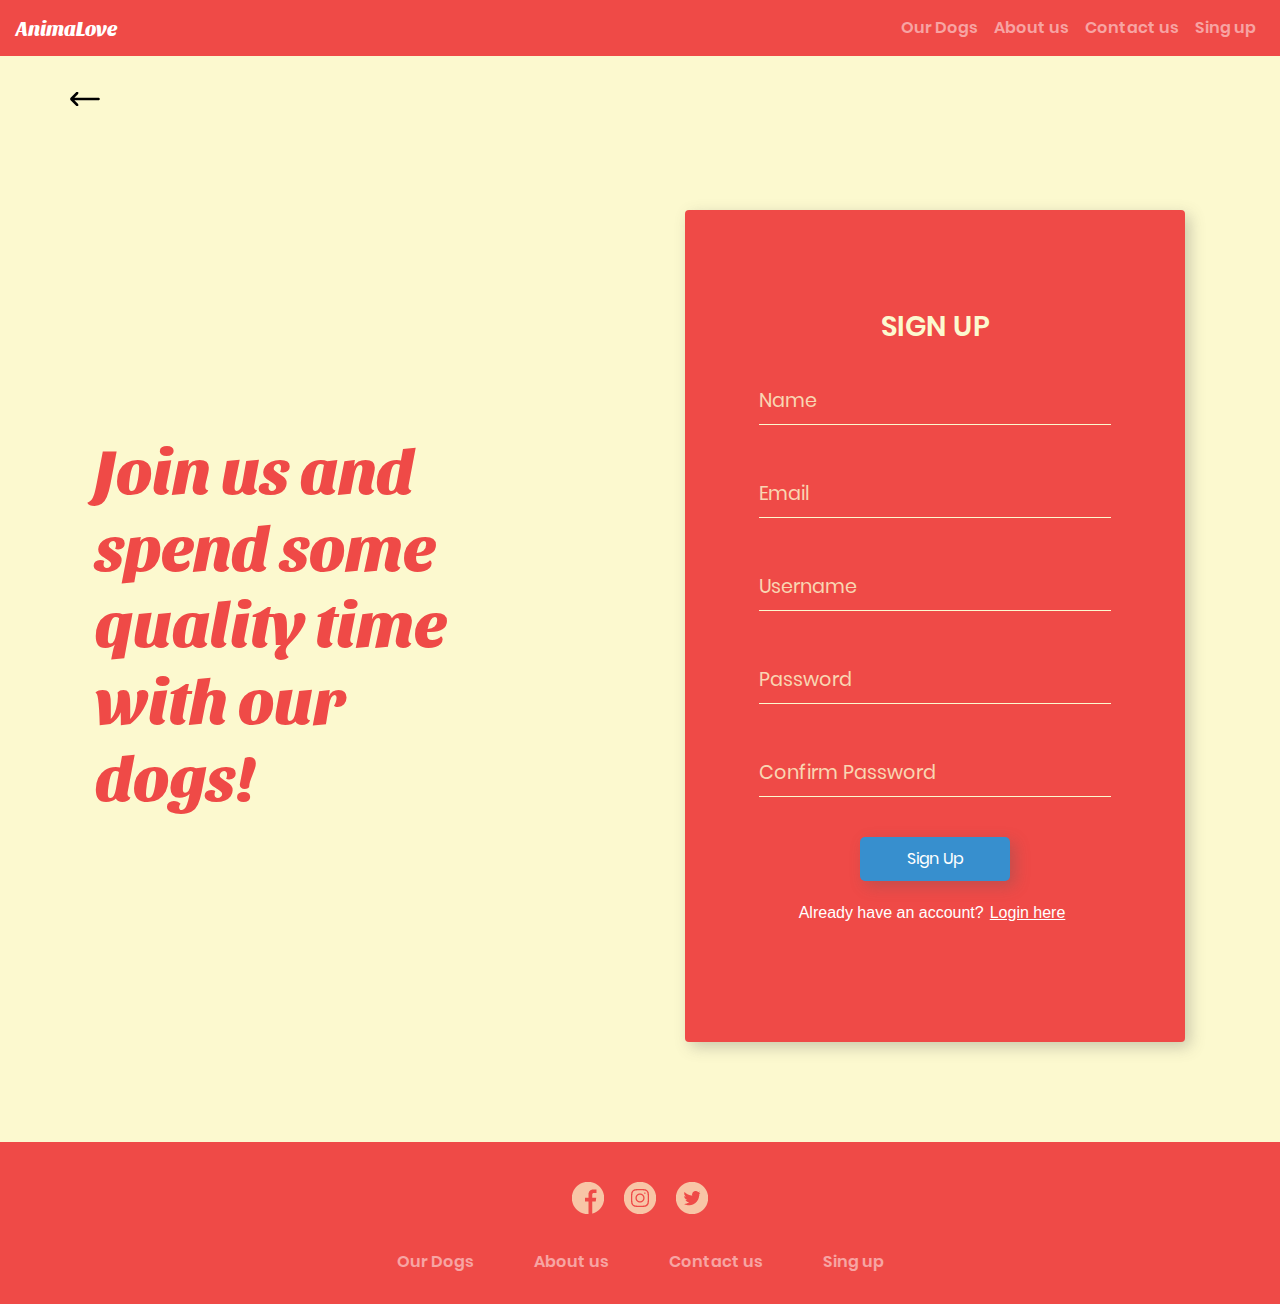
<file: sign-up-page.html>
<!DOCTYPE html>
<html lang="en">
    <head>
        <meta charset="UTF-8">
        <title>AnimaLove sign-up-page</title>
        <link rel="stylesheet" href="sign-up.css">
        <script src="https://code.jquery.com/jquery-3.3.1.slim.min.js" integrity="sha384-q8i/X+965DzO0rT7abK41JStQIAqVgRVzpbzo5smXKp4YfRvH+8abtTE1Pi6jizo" crossorigin="anonymous"></script>
        <script src="https://cdnjs.cloudflare.com/ajax/libs/popper.js/1.14.7/umd/popper.min.js" integrity="sha384-UO2eT0CpHqdSJQ6hJty5KVphtPhzWj9WO1clHTMGa3JDZwrnQq4sF86dIHNDz0W1" crossorigin="anonymous"></script>
        <link rel="stylesheet" href="https://stackpath.bootstrapcdn.com/bootstrap/4.3.1/css/bootstrap.min.css" integrity="sha384-ggOyR0iXCbMQv3Xipma34MD+dH/1fQ784/j6cY/iJTQUOhcWr7x9JvoRxT2MZw1T" crossorigin="anonymous">
        <script src="https://stackpath.bootstrapcdn.com/bootstrap/4.3.1/js/bootstrap.min.js" integrity="sha384-JjSmVgyd0p3pXB1rRibZUAYoIIy6OrQ6VrjIEaFf/nJGzIxFDsf4x0xIM+B07jRM" crossorigin="anonymous"></script>
    </head>
    <body>

        <!-- NAVBAR -->

        <nav class="navbar navbar-expand-md navbar-dark">
            <a class="navbar-brand" href="./index.html">AnimaLove</a>
            <button class="navbar-toggler" data-toggle="collapse" data-target="#navbar-menu">
                <span class="navbar-toggler-icon"></span>
            </button>
            <div class="collapse navbar-collapse" id="navbar-menu">
                <ul class="navbar-nav ml-auto">
                    <li class="nav-item">
                        <a class="nav-link" href="./our-dogs-page.html">Our Dogs</a>
                    </li>
                    <li class="nav-item">
                        <a class="nav-link" href="./about-us-page.html">About us</a>
                    </li>
                    <li class="nav-item">
                        <a class="nav-link" href="./Contact-good.html">Contact us</a>
                    </li>
                    <li class="nav-item">
                        <a class="nav-link" href="./sign-up-page.html">Sing up</a>
                    </li>
                </ul>
            </div>
        </nav>

        <!-- PREV BUTTON-->

        <div class="go-back-button"> 

            <a href="./index.html"><img src="./icons/left-arrow.png" alt=""></a>

        </div>

        <!-- SIGN-UP MESSAGE/SIGN-IN MESSAGE -->

        <section class="section-container">
            <div id="sign-up-message">
                <div class="sign-up-message">
                    <h2>Join us and spend some quality time with our dogs!</h2>
                </div>
            </div>
            <div id="sign-in-message">
                <div class="sign-in-message">
                    <h2>Hello there! Our dogs missed you!</h2>
                </div>
            </div>

        <!-- SIGN-UP FORM/SIGN-IN FORM -->    
            <div id="sign-up-container">
                <form class="sign-up-container">
                    <div class="sign-up-title">
                        <h3> SIGN UP</h3>
                    </div>
    
                    <label for="name"></label>
                    <input type="text" placeholder="Name" class="form-input" id="name" >
                            
                            
                    <label for="InputEmail"></label>
                    <input type="email" placeholder="Email" class="form-input" id="InputEmail" aria-describedby="emailHelp" >
    
                
                    <label for="usernameSignUp"></label>
                    <input type="text" placeholder="Username" class="form-input" id="usernameSignUp" name="username" > 
                     
                            
                    <label for="InputPasswordSignUp"></label>
                    <input type="password" placeholder="Password" class="form-input" id="InputPasswordSignUp">
                            
                            
                    <label for="ConfirmPasswordSignUp"></label>
                    <input type="password" placeholder="Confirm Password" class="form-input" id="ConfirmPasswordSignUp" name="up2" > 
                            
                    <button type="submit" class="button">Sign Up</button>
    
                    <p>Already have an account?<button id="sign-in">Login here</button></p>
                </form> 
            </div>    
            <div id="sign-in-container">
                <form class="sign-in-container">
                    <div class="sign-in-title">
                        <h3> SIGN IN</h3>
                    </div>
    
                    <label for="usernameSignIn"></label>
                    <input type="text" placeholder="Username" class="form-input" id="usernameSingIn" name="username" > 
                    
                            
                    <label for="InputPasswordSignIn"></label>
                    <input type="password" placeholder="Password" class="form-input" id="InputPasswordSignIn" name="up" >
                        
                            
                    <button type="submit" class="button">Sign In</button>
    
                    <p>Don't have an account yet?<button id="sign-up">Sign up here</button></p>
                </form>
            </div>
            
            

        </section>               
       

        <!-- FOOTER -->

        <footer>
            <ul class="icons">
                <li><a href=""><img class="icon" src="./icons/facebook.png" alt="facebook icon"></a></li>
                <li><a href=""><img src="./icons/instagram.png" alt=""></a></li>
                <li><a href=""><img src="./icons/twitter.png" alt=""></a></li>
            </ul>
            <ul class="footer-links">
                <li><a href="./our-dogs-page.html">Our Dogs</a></li>
                <li><a href="./about-us-page.html">About us</a></li>
                <li><a href="./Contact-good.html">Contact us</a></li>
                <li><a href="./sign-up-page.html">Sing up</a></li>
            </ul>
        </footer>

        <script src="sign-up.js"></script>

    </body>
</html>
</file>
<file: style.css>
@font-face{
    font-family: sansita;
    src: url(./fonts/Sansita-ExtraBoldItalic.ttf);
}
@font-face{
    font-family: poppins;
    src: url(./fonts/Poppins-SemiBold.ttf);
}

body{
    box-sizing: border-box;
}

.navbar{
    background-color: #EF4A47;
}

.navbar-brand{
    font-family: sansita;
}

.nav-item{
    font-family: poppins;
}

/******** BODY *********/

.row{
    min-height: 400px;
}

.section{
    height: 400px;
    background-color: #FCF9CF;
    display: flex;
    justify-content: space-around;
    align-items: center;
    border-bottom: 2px solid #EF4A47;
}

.title{
    font-family: sansita;
    color: #EF4A47;
    margin-bottom: 20px;
}
.text{
    font-family: poppins;
    width: 250px;
    font-size: 20px;
    color: #EF4A47;
    margin-bottom: 40px;
}

.button{
    background-color: #378FCE;
    width: 150px;
    height: 60px;
    opacity: 0.8;
    text-decoration: none;
    border-radius: 5px;
    color: #ffffff;
    font-family: poppins;
    border: none;
    box-shadow: 5px 5px 15px rgba(89, 88, 88, 0.5);
    transition: 0.3s;
}
.button:hover{
    opacity: 1;
}


/******** FOOTER *********/

footer{
    background-color: #EF4A47;
    padding-bottom: 30px;
    font-family: poppins;
}

.icons{
    display: flex;
    justify-content: center;
    padding: 0;
}

.footer-links{
    display: flex;
    justify-content: center;
    padding: 0;
    margin: 0;
}

.icons li{
    list-style: none;
    margin: 40px 10px 0 10px;
    color: #FCF9CF;
    opacity: .7;
    transition:ease-in-out 0.2s ;
}

.icons li:hover{
    opacity: 1;

}

.footer-links li{
    list-style: none;
    margin: 20px 30px 0 30px;
    cursor: pointer;
}

.footer-links li a{
    text-decoration: none;
    color: #ffffff;
    opacity: .5;
}

.footer-links li a:hover{
    opacity: .7;
}


/******** MEDIA QUERIES *********/

@media(max-width: 768px){
    .footer-links{
        display: flex;
        flex-direction: column;
        align-items: center;
    }

    .footer-links li{
        list-style: none;
        margin: 10px 30px 10px 30px;
    }


    .image{
        display: none;
    }

    .content{
        text-align: center;
    }
    


}
</file>
<file: about-us.css>
@font-face{
    font-family: sansita;
    src: url(./fonts/Sansita-ExtraBoldItalic.ttf);
}
@font-face{
    font-family: poppins;
    src: url(./fonts/Poppins-SemiBold.ttf);
}
@font-face{
    font-family: poppins-regular;
    src: url(./fonts/Poppins-Regular.ttf);
}

body{
    box-sizing: border-box;
}

/*********** NAV BAR ***********/

.navbar{
    background-color: #EF4A47;
}
.navbar-nav{
    
}

.navbar-brand{
    font-family: sansita;
}

.nav-item{
    font-family: poppins;
}

/******** BODY *********/

.go-back-button{
    background-color: #FCF9CF;
    padding-top: 30px;
}

.go-back-button a{
    margin: 20px 0 0 70px
}

.sections-container{
    background-color: #FCF9CF;
    display: flex;
    flex-direction: column;
    justify-content: center;
}

.content-container{
    display: flex;
    min-height: 400px;
    align-items: center;
    justify-content: space-around;
    border-bottom:  1px solid #EF4A47;
}

.content-container h2{
    color: #EF4A47;
    font-family: sansita;
    font-size: 4em;
}

.content-container p{
    max-width: 500px;
    font-family: poppins-regular;
}

.meet-our-team{
    margin: 40px auto 20px auto;
}

.meet-our-team h2{
    font-family: sansita;
    color: #EF4A47;
    font-size:4em;
}


.cards-container{
    display: flex;
    flex-wrap: wrap;
    min-height: 400px;
    align-items: center;
    justify-content: space-around;
    border-bottom:  1px solid #EF4A47;
}

.cards{
    width: 280px;
    background-color: #FCF9CF;
    display: flex;
    flex-direction: column;
    align-items: center;
    justify-content: space-evenly;
    margin: 20px;
    padding: 20px 20px;
    border: 2px solid #ffffff;
    border-radius: .25rem;
    box-shadow: 5px 5px 15px rgba(89, 88, 88, 0.3);
    
}

.card-image{
    margin: 20px auto;
    border-radius: 50%;
    border: 4px solid #FCF9CF;
}

.card-name{
    font-family: poppins;
    color: #000000;
    font-size: 1.2em;
}

.button{
    width: 200px;
    font-family: poppins-regular;
    padding: 10px ;
    margin-top: 20px;
    background-color: #378FCE;
    color: #ffffff;
    border: none;
    border-radius: 5px;
    box-shadow: 5px 5px 15px rgba(89, 88, 88, 0.3);
  }



/******** FOOTER *********/

footer{
    background-color: #EF4A47;
    padding-bottom: 30px;
    font-family: poppins;
}

.icons{
    display: flex;
    justify-content: center;
    padding: 0;
}

.footer-links{
    display: flex;
    justify-content: center;
    padding: 0;
    margin: 0;
}

.icons li{
    list-style: none;
    margin: 40px 10px 0 10px;
    color: #FCF9CF;
    opacity: .7;
    transition:ease-in-out 0.2s ;
}

.icons li:hover{
    opacity: 1;

}

.footer-links li{
    list-style: none;
    margin: 20px 30px 0 30px;
    cursor: pointer;
}

.footer-links li a{
    text-decoration: none;
    color: #ffffff;
    opacity: .5;
}

.footer-links li a:hover{
    opacity: .7;
}

@media(max-width: 1000px){
    .content-container{
        flex-direction: column;
    }
    .reverse{
        flex-direction: column-reverse;
    }

    .content-container p{
        max-width: 80%;
    }

}

@media(max-width: 768px){
    .footer-links{
        display: flex;
        flex-direction: column;
        align-items: center;
    }

    .footer-links li{
        list-style: none;
        margin: 10px 30px 10px 30px;
        color: #ffffff;
        opacity: .7;
        cursor: pointer;
    }

    
}
</file>
<file: animal-profile.css>
@font-face{
    font-family: sansita;
    src: url(./fonts/Sansita-ExtraBoldItalic.ttf);
}
@font-face{
    font-family: poppins;
    src: url(./fonts/Poppins-SemiBold.ttf);
}
@font-face{
    font-family: poppins-regular;
    src: url(./fonts/Poppins-Regular.ttf);
}

body{
    box-sizing: border-box;
}

/*********** NAV BAR ***********/

.navbar{
    background-color: #EF4A47;
}

.navbar-brand{
    font-family: sansita;
}

.nav-item{
    font-family: poppins;
}

/*********** BODY ***********/

.go-back-button{
    background-color: #FCF9CF;
    padding-top: 30px;
}

.go-back-button a{
    margin: 20px 0 0 70px
}

.section{
    background-color: #FCF9CF;
    display: flex;
    justify-content: center;
    align-items: center ;
    padding: 20px;
    
}

.carousel-horizontal{
    display: none;
}

.carousel{
    max-width: 250px;
    max-height: 400px;
    margin: 20px 20px;
    border: 2px solid #ced4da;
    border-radius: .25rem;
    box-shadow: 5px 5px 15px rgba(89, 88, 88, 0.3);
}

.carousel img{
    border-radius: .25rem;
}

.content{
    display: flex;
    flex-direction: column;
    justify-content: space-between;
    max-width: 600px;
    height: 400px;
    margin: 20px 20px;
}

.form-control{
    box-shadow: 5px 5px 15px rgba(89, 88, 88, 0.3);
}

.name,
.date{
    font-family: poppins;
}

.description{
    font-family: poppins-regular;
}

.cards-title{
    background-color: #FCF9CF;
    display: flex;
    justify-content: center;
    padding-top: 30px;
}
.cards-title h2{
    font-family: poppins;
}


.cards-container{
    background-color: #FCF9CF;
    margin: 0
}

.card-wrapper{
    width: 80%;
    display: flex;
    justify-content: space-around;
    flex-wrap: wrap;
    position: relative;
    padding:50px 0 ;
    margin: 0 auto;
}

.cards{
    width: 280px;
    background-color: #FCF9CF;
    display: flex;
    flex-direction: column;
    align-items: center;
    justify-content: space-evenly;
    margin: 20px 20px;
    border: 2px solid #ffffff;
    border-radius: .25rem;
    box-shadow: 5px 5px 15px rgba(89, 88, 88, 0.3);
}

.card-image{
    margin: 20px auto;
    border-radius: 50%;
    border: 4px solid #FCF9CF;
}

.card-name{
    font-family: poppins;
    color: #000000;
}

.card-review{
    width: 80%;
    font-family: poppins-regular;
    padding: 10px;
    color: #000000;
}







/*********** FOOTER ***********/

footer{
    background-color: #EF4A47;
    padding-bottom: 30px;
    font-family: poppins;
}

.icons{
    display: flex;
    justify-content: center;
    padding: 0;
}

.footer-links{
    display: flex;
    justify-content: center;
    padding: 0;
    margin: 0;
}

.icons li{
    list-style: none;
    margin: 40px 10px 0 10px;
    color: #FCF9CF;
    opacity: .7;
    transition:ease-in-out 0.2s ;
}

.icons li:hover{
    opacity: 1;

}

.footer-links li{
    list-style: none;
    margin: 20px 30px 0 30px;
    cursor: pointer;
}

.footer-links li a{
    text-decoration: none;
    color: #ffffff;
    opacity: .5;
}

.footer-links li a:hover{
    opacity: .7;
}

/*********** MEDIA QUERIES ***********/

@media(max-width:1000px){

    .content{
        max-width: 430px;
        font-size: .9rem;
    }

}

/******** MEDIA QUERIES *********/

@media(max-width: 768px){
    .footer-links{
        display: flex;
        flex-direction: column;
        align-items: center;
    }

    .footer-links li{
        list-style: none;
        margin: 10px 30px 10px 30px;
        color: #ffffff;
        opacity: .7;
        cursor: pointer;
    }

    .section{
        flex-direction: column;
    }

    .carousel{
        display: none;
    }

    .carousel-horizontal{
        display: flex;
        max-width: 100vw;
        margin: 0;
    }

    .cards-title h2{
        font-size: 1.6rem;
    }
    
}
</file>
<file: contact.css>
@font-face{
  font-family: sansita;
  src: url(./fonts/Sansita-ExtraBoldItalic.ttf);
}
@font-face{
  font-family: poppins;
  src: url(./fonts/Poppins-SemiBold.ttf);
}
@font-face{
  font-family: poppins-regular;
  src: url(./fonts/Poppins-Regular.ttf);
}

body{
  box-sizing: border-box;
}

/******** NAVBAR *********/

.navbar{
  background-color: #EF4A47;
}

.navbar-brand{
  font-family: sansita;
}

.nav-item{
  font-family: poppins;
}

/******** BODY *********/

.go-back-button{
  background-color: #FCF9CF;
  padding-top: 30px;
}

.go-back-button a{
  margin: 20px 0 0 70px;
}

.section-container{
  display: flex;
  background-color: #FCF9CF;
  justify-content: space-around;
  align-items: center;
  padding: 100px 0;
}

.sign-up-message{
  width: 400px;
}

.sign-up-message h2{
  font-family: sansita;
  color: #EF4A47;
  font-size: 4em;
}

.sign-up-title{
  margin: 0 auto;
  font-family: poppins;
  color: #FCF9CF;
}

.sign-up-container{
  width: 500px;
  display: flex;
  align-items: center;
  flex-direction: column;
  background-color: #EF4A47;
  padding: 100px 30px;
  border-radius: .25rem;
  box-shadow: 5px 5px 15px rgba(89, 88, 88, 0.3);
}

.form-input{
  width: 80%;
  margin: 20px 0;
  background: transparent;
  color: #FCF9CF;
  border: none;
  border-bottom: 1px solid #FCF9CF;
  outline: none;
  padding: 10px 0;
}

::placeholder{
  color: #FCF9CF;
  font-family: poppins-regular;
  font-size: 1.2em;
  opacity: .8;
}

textarea{
  width: 80%;
  height: 150px;
  background-color: #FCF9CF;
  border: none;
  border-radius: 3px;
  padding: 15px;
  outline: none;
  box-shadow: 5px 5px 15px rgba(89, 88, 88, 0.3);
}

textarea::placeholder{
  color: #000000;
  font-size: 1.2em;
}


.button{
  width: 150px;
  font-family: poppins-regular;
  padding: 10px ;
  margin-top: 20px;
  background-color: #378FCE;
  color: #ffffff;
  border: none;
  border-radius: 5px;
  box-shadow: 5px 5px 15px rgba(89, 88, 88, 0.3);
  
}



/******** FOOTER *********/

footer{
  background-color: #EF4A47;
  padding-bottom: 30px;
  font-family: poppins;
}

.icons{
  display: flex;
  justify-content: center;
  padding: 0;
}

.footer-links{
  display: flex;
  justify-content: center;
  padding: 0;
  margin: 0;
}

.icons li{
  list-style: none;
  margin: 40px 10px 0 10px;
  color: #FCF9CF;
  opacity: .7;
  transition:ease-in-out 0.2s ;
}

.icons li:hover{
  opacity: 1;

}

.footer-links li{
  list-style: none;
  margin: 20px 30px 0 30px;
  cursor: pointer;
}

.footer-links li a{
  text-decoration: none;
  color: #ffffff;
  opacity: .5;
}

.footer-links li a:hover{
  opacity: .7;
}


/******** MEDIA QUERIES *********/

@media(max-width:1200px){
  .sign-up-message{
    width: 300px;
  }

  .sign-up-message h2{
    font-size: 3em;
  }

  .sign-up-container{
    width: 400px;
  }

  
}


@media(max-width: 768px){
  .footer-links{
      display: flex;
      flex-direction: column;
      align-items: center;
  }

  .footer-links li{
      list-style: none;
      margin: 10px 30px 10px 30px;
  }

  .section-container{
    flex-direction: column;
  }

  .sign-up-message{
    width: 80%;
    margin-bottom: 50px;
  }
  .sign-up-message h2{
    text-align: center;
  }

  .sign-up-container{
    width: 80%;
  }

}
</file>
<file: our-dogs.css>
@font-face{
    font-family: sansita;
    src: url(./fonts/Sansita-ExtraBoldItalic.ttf);
}
@font-face{
    font-family: poppins;
    src: url(./fonts/Poppins-SemiBold.ttf);
}

body{
    box-sizing: border-box;
}

/******** NAVBAR *********/

.navbar{
    background-color: #EF4A47;
}


.navbar-brand{
    font-family: sansita;
}

.nav-item{
    font-family: poppins;
}

/******** BODY *********/

.go-back-button{
    background-color: #FCF9CF;
    padding-top: 30px;
}

.go-back-button a{
    margin: 20px 0 0 70px;
}

.title {
    display: flex;
    justify-content: center;
    background-color: #FCF9CF;
    font-family: sansita;
    color:#EF4A47;
    font-size: 50px;
    padding:30px 0 30px 0;
    margin: 0;
}

.cards-wrapper{
    display: flex;
    justify-content: space-around;
    flex-wrap: wrap;
}

.cards-container{
    display: flex;
    flex-direction: column;
    margin: 0 auto;
    width: 80%;
    padding: 40px 0;
}

.cards{
    background-color: #FCF9CF;
}

.card{
    width: 350px;
    height: 500px;
    margin: 10px;
    box-shadow: 5px 5px 15px rgba(89, 88, 88, 0.3);
    position: relative;
}

.btn{
    background-color: #EF4A47;
    box-shadow: 5px 5px 15px rgba(89, 88, 88, 0.3);
    position: absolute;
    top: 80%;
}




/******** FOOTER *********/

footer{
    background-color: #EF4A47;
    padding-bottom: 30px;
    font-family: poppins;
}

.icons{
    display: flex;
    justify-content: center;
    padding: 0;
}

.footer-links{
    display: flex;
    justify-content: center;
    padding: 0;
    margin: 0;
}

.icons li{
    list-style: none;
    margin: 40px 10px 0 10px;
    color: #FCF9CF;
    opacity: .7;
    transition:ease-in-out 0.2s ;
}

.icons li:hover{
    opacity: 1;

}

.footer-links li{
    list-style: none;
    margin: 20px 30px 0 30px;
    cursor: pointer;
}

.footer-links li a{
    text-decoration: none;
    color: #ffffff;
    opacity: .5;
}

.footer-links li a:hover{
    opacity: .7;
}


/******** MEDIA QUERIES *********/

@media(max-width:1400px){
    
    .card{
        height: 400px;
        width: 280px;
    }
}

@media(max-width: 1125px){
    .card{
        height: 480px;
        width: 336px;
    }
}

@media(max-width:945px){
    .card{
        height: 600px;
        width: 420px;
    }
}


@media(max-width: 768px){
    .footer-links{
        display: flex;
        flex-direction: column;
        align-items: center;
    }

    .footer-links li{
        list-style: none;
        margin: 10px 30px 10px 30px;
    }

}
</file>
<file: sign-up.css>
@font-face{
  font-family: sansita;
  src: url(./fonts/Sansita-ExtraBoldItalic.ttf);
}
@font-face{
  font-family: poppins;
  src: url(./fonts/Poppins-SemiBold.ttf);
}
@font-face{
  font-family: poppins-regular;
  src: url(./fonts/Poppins-Regular.ttf);
}

body{
  box-sizing: border-box;
}

/******** NAVBAR *********/

.navbar{
  background-color: #EF4A47;
}

.navbar-brand{
  font-family: sansita;
}

.nav-item{
  font-family: poppins;
}

/******** BODY *********/

.go-back-button{
  background-color: #FCF9CF;
  padding-top: 30px;
}

.go-back-button a{
  margin: 20px 0 0 70px;
}

.section-container{
  display: flex;
  background-color: #FCF9CF;
  justify-content: space-around;
  align-items: center;
  padding: 100px 0;
}

.sign-up-message{
  width: 400px;
}

.sign-up-message h2{
  font-family: sansita;
  color: #EF4A47;
  font-size: 4em;
}

.sign-up-title{
  margin: 0 auto;
  font-family: poppins;
  color: #FCF9CF;
}

.sign-up-container{
  width: 500px;
  display: flex;
  align-items: center;
  flex-direction: column;
  background-color: #EF4A47;
  padding: 100px 30px;
  border-radius: .25rem;
  box-shadow: 5px 5px 15px rgba(89, 88, 88, 0.3);
}

.form-input{
  width: 80%;
  margin: 20px 0;
  background: transparent;
  color: #FCF9CF;
  border: none;
  border-bottom: 1px solid #FCF9CF;
  outline: none;
  padding: 10px 0;
}

::placeholder{
  color: #FCF9CF;
  font-family: poppins-regular;
  font-size: 1.2em;
  opacity: .8;
}

.button{
  width: 150px;
  font-family: poppins-regular;
  padding: 10px ;
  margin-top: 20px;
  background-color: #378FCE;
  color: #ffffff;
  border: none;
  border-radius: 5px;
  box-shadow: 5px 5px 15px rgba(89, 88, 88, 0.3);
}

#sign-up{
  background: transparent;
  border: none;
  padding-top: 20px;
  color: #ffffff;
  text-decoration: underline;
}

p{
  color: #ffffff;
}

#sign-in{
  background: transparent;
  border: none;
  padding-top: 20px;
  color: #ffffff;
  text-decoration: underline;
}

#sign-in-container{
  display: none;
}

.sign-in-container{
  display: flex;
  width: 500px;
  align-items: center;
  flex-direction: column;
  background-color: #EF4A47;
  padding: 100px 30px;
  border-radius: .25rem;
  box-shadow: 5px 5px 15px rgba(89, 88, 88, 0.3);
}

#sign-in-message{
  display: none;
}

.sign-in-title{
  margin: 0 auto;
  font-family: poppins;
  color: #FCF9CF;
}

.sign-in-message{
  width: 400px;
}

.sign-in-message h2{
  font-family: sansita;
  color: #EF4A47;
  font-size: 4em;
}



/******** FOOTER *********/

footer{
  background-color: #EF4A47;
  padding-bottom: 30px;
  font-family: poppins;
}

.icons{
  display: flex;
  justify-content: center;
  padding: 0;
}

.footer-links{
  display: flex;
  justify-content: center;
  padding: 0;
  margin: 0;
}

.icons li{
  list-style: none;
  margin: 40px 10px 0 10px;
  color: #FCF9CF;
  opacity: .7;
  transition:ease-in-out 0.2s ;
}

.icons li:hover{
  opacity: 1;

}

.footer-links li{
  list-style: none;
  margin: 20px 30px 0 30px;
  cursor: pointer;
}

.footer-links li a{
  text-decoration: none;
  color: #ffffff;
  opacity: .5;
}

.footer-links li a:hover{
  opacity: .7;
}


/******** MEDIA QUERIES *********/

@media(max-width:1200px){
  .sign-up-message{
    width: 300px;
  }

  .sign-up-message h2{
    font-size: 3em;
  }

  .sign-in-message{
    width: 300px;
  }

  .sign-in-message h2{
    font-size: 3em;
  }

  .sign-up-container{
    width: 400px;
  }

  .sign-in-container{
    width: 400px;
  }

  
}


@media(max-width: 768px){
  .footer-links{
      display: flex;
      flex-direction: column;
      align-items: center;
  }

  .footer-links li{
      list-style: none;
      margin: 10px 30px 10px 30px;
  }

  .section-container{
    flex-direction: column;
  }

  .sign-up-message{
    width: 80%;
    margin: 30px auto;
  }

  .sign-up-message h2{
    text-align: center;
  }

  .sign-in-message{
    width: 80%;
    margin: 30px auto;
  }

  .sign-in-message h2{
    text-align: center;
  }

  

  

}
</file>
